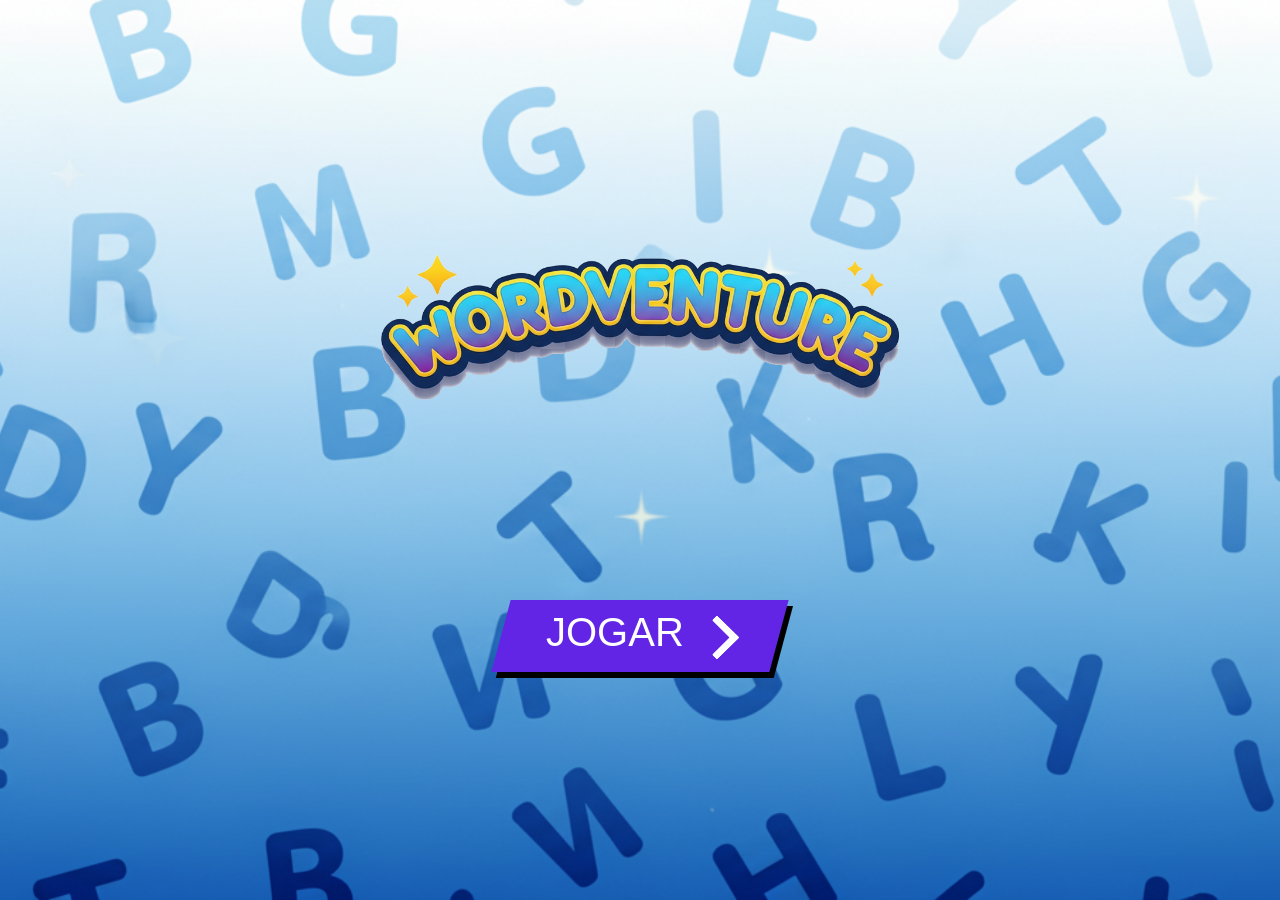
<file: index.html>
<!DOCTYPE html>
<html lang="pt-br">
<head>
    <meta charset="UTF-8">
    <meta name="viewport" content="width=device-width, initial-scale=1.0">
    <title>Wordventure</title>
    <link rel="stylesheet" href="intro.css">



  </head>
<body>


<div style="display: flex; justify-content: center; align-items: center;">
<img src="img/logo.png" alt="Wordventure" class="logo">
</div>



<div class="wrapper">
  <a  class="cta" href="fase1.html">
    <span>JOGAR</span>

    <span>
      <svg width="66px" height="43px" viewBox="0 0 66 43" version="1.1" xmlns="http://www.w3.org/2000/svg" xmlns:xlink="http://www.w3.org/1999/xlink">
        <g id="arrow" stroke="none" stroke-width="1" fill="none" fill-rule="evenodd">
          <path class="one" d="M40.1543933,3.89485454 L43.9763149,0.139296592 C44.1708311,-0.0518420739 44.4826329,-0.0518571125 44.6771675,0.139262789 L65.6916134,20.7848311 C66.0855801,21.1718824 66.0911863,21.8050225 65.704135,22.1989893 C65.7000188,22.2031791 65.6958657,22.2073326 65.6916762,22.2114492 L44.677098,42.8607841 C44.4825957,43.0519059 44.1708242,43.0519358 43.9762853,42.8608513 L40.1545186,39.1069479 C39.9575152,38.9134427 39.9546793,38.5968729 40.1481845,38.3998695 C40.1502893,38.3977268 40.1524132,38.395603 40.1545562,38.3934985 L56.9937789,21.8567812 C57.1908028,21.6632968 57.193672,21.3467273 57.0001876,21.1497035 C56.9980647,21.1475418 56.9959223,21.1453995 56.9937605,21.1432767 L40.1545208,4.60825197 C39.9574869,4.41477773 39.9546013,4.09820839 40.1480756,3.90117456 C40.1501626,3.89904911 40.1522686,3.89694235 40.1543933,3.89485454 Z" fill="#FFFFFF"></path>
          <path class="two" d="M20.1543933,3.89485454 L23.9763149,0.139296592 C24.1708311,-0.0518420739 24.4826329,-0.0518571125 24.6771675,0.139262789 L45.6916134,20.7848311 C46.0855801,21.1718824 46.0911863,21.8050225 45.704135,22.1989893 C45.7000188,22.2031791 45.6958657,22.2073326 45.6916762,22.2114492 L24.677098,42.8607841 C24.4825957,43.0519059 24.1708242,43.0519358 23.9762853,42.8608513 L20.1545186,39.1069479 C19.9575152,38.9134427 19.9546793,38.5968729 20.1481845,38.3998695 C20.1502893,38.3977268 20.1524132,38.395603 20.1545562,38.3934985 L36.9937789,21.8567812 C37.1908028,21.6632968 37.193672,21.3467273 37.0001876,21.1497035 C36.9980647,21.1475418 36.9959223,21.1453995 36.9937605,21.1432767 L20.1545208,4.60825197 C19.9574869,4.41477773 19.9546013,4.09820839 20.1480756,3.90117456 C20.1501626,3.89904911 20.1522686,3.89694235 20.1543933,3.89485454 Z" fill="#FFFFFF"></path>
          <path class="three" d="M0.154393339,3.89485454 L3.97631488,0.139296592 C4.17083111,-0.0518420739 4.48263286,-0.0518571125 4.67716753,0.139262789 L25.6916134,20.7848311 C26.0855801,21.1718824 26.0911863,21.8050225 25.704135,22.1989893 C25.7000188,22.2031791 25.6958657,22.2073326 25.6916762,22.2114492 L4.67709797,42.8607841 C4.48259567,43.0519059 4.17082418,43.0519358 3.97628526,42.8608513 L0.154518591,39.1069479 C-0.0424848215,38.9134427 -0.0453206733,38.5968729 0.148184538,38.3998695 C0.150289256,38.3977268 0.152413239,38.395603 0.154556228,38.3934985 L16.9937789,21.8567812 C17.1908028,21.6632968 17.193672,21.3467273 17.0001876,21.1497035 C16.9980647,21.1475418 16.9959223,21.1453995 16.9937605,21.1432767 L0.15452076,4.60825197 C-0.0425130651,4.41477773 -0.0453986756,4.09820839 0.148075568,3.90117456 C0.150162624,3.89904911 0.152268631,3.89694235 0.154393339,3.89485454 Z" fill="#FFFFFF"></path>
        </g>
      </svg>
    </span> 
  </a>
</div>




</body>
</html>
</file>
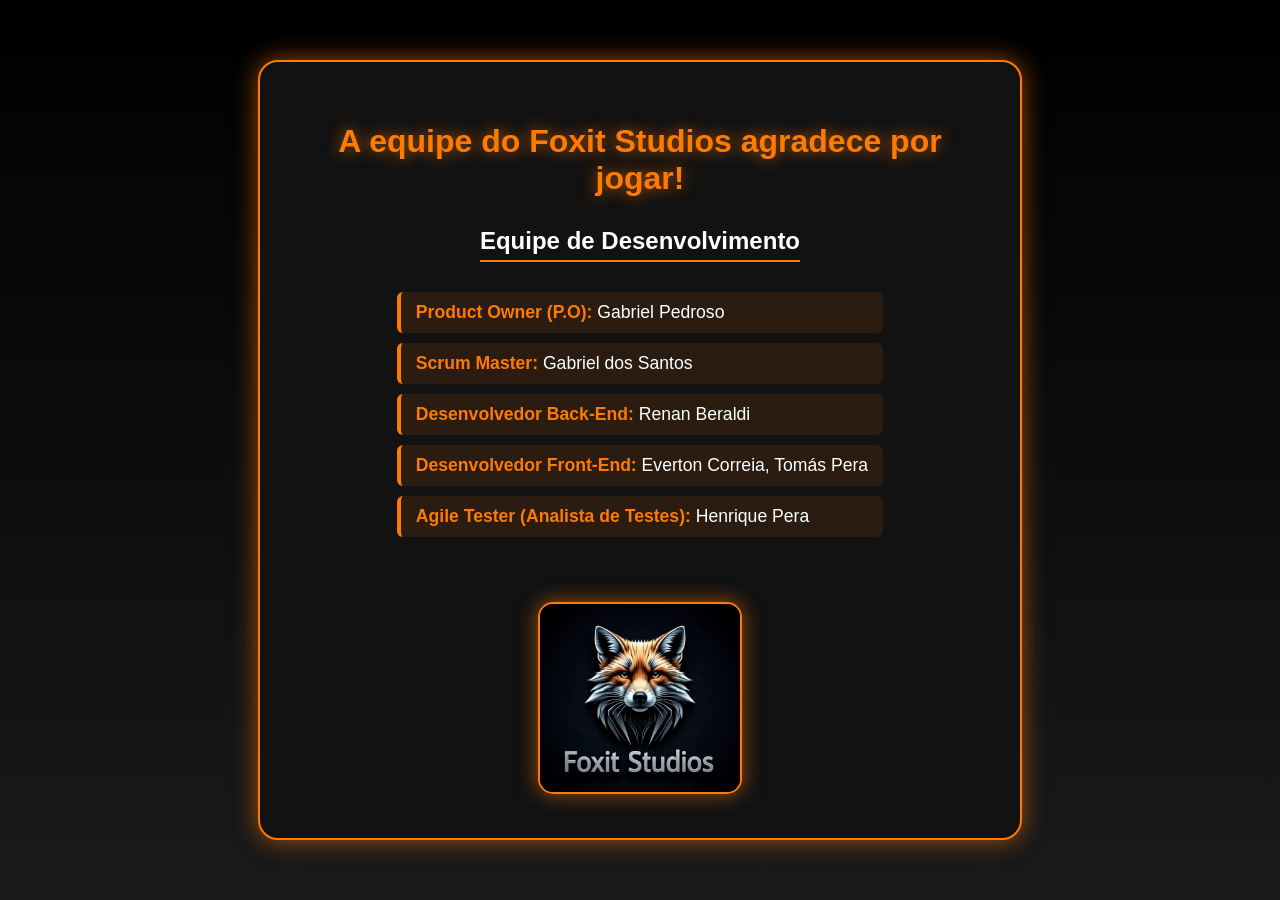
<file: creditos.html>
<!DOCTYPE html>
<html lang="pt-BR">
<head>
  <meta charset="UTF-8">
  <meta name="viewport" content="width=device-width, initial-scale=1.0">
  <title>Créditos - Wordventure</title>
  <link rel="stylesheet" href="creditos.css">
</head>
<body>
  <div class="container">
    <h1>A equipe do Foxit Studios agradece por jogar!</h1>
    <h2>Equipe de Desenvolvimento</h2>
    
    <ul class="team-list">
      <li><strong>Product Owner (P.O):</strong> Gabriel Pedroso</li>
      <li><strong>Scrum Master:</strong> Gabriel dos Santos</li>
      <li><strong>Desenvolvedor Back-End:</strong> Renan Beraldi</li>
      <li><strong>Desenvolvedor Front-End:</strong> Everton Correia, Tomás Pera</li>
      <li><strong>Agile Tester (Analista de Testes):</strong> Henrique Pera</li>
    </ul>

    <div class="logo-container">
      <img src="imgfase5/Foxit_logo.jpg">
    </div>
  </div>
</body>
</html>
</file>
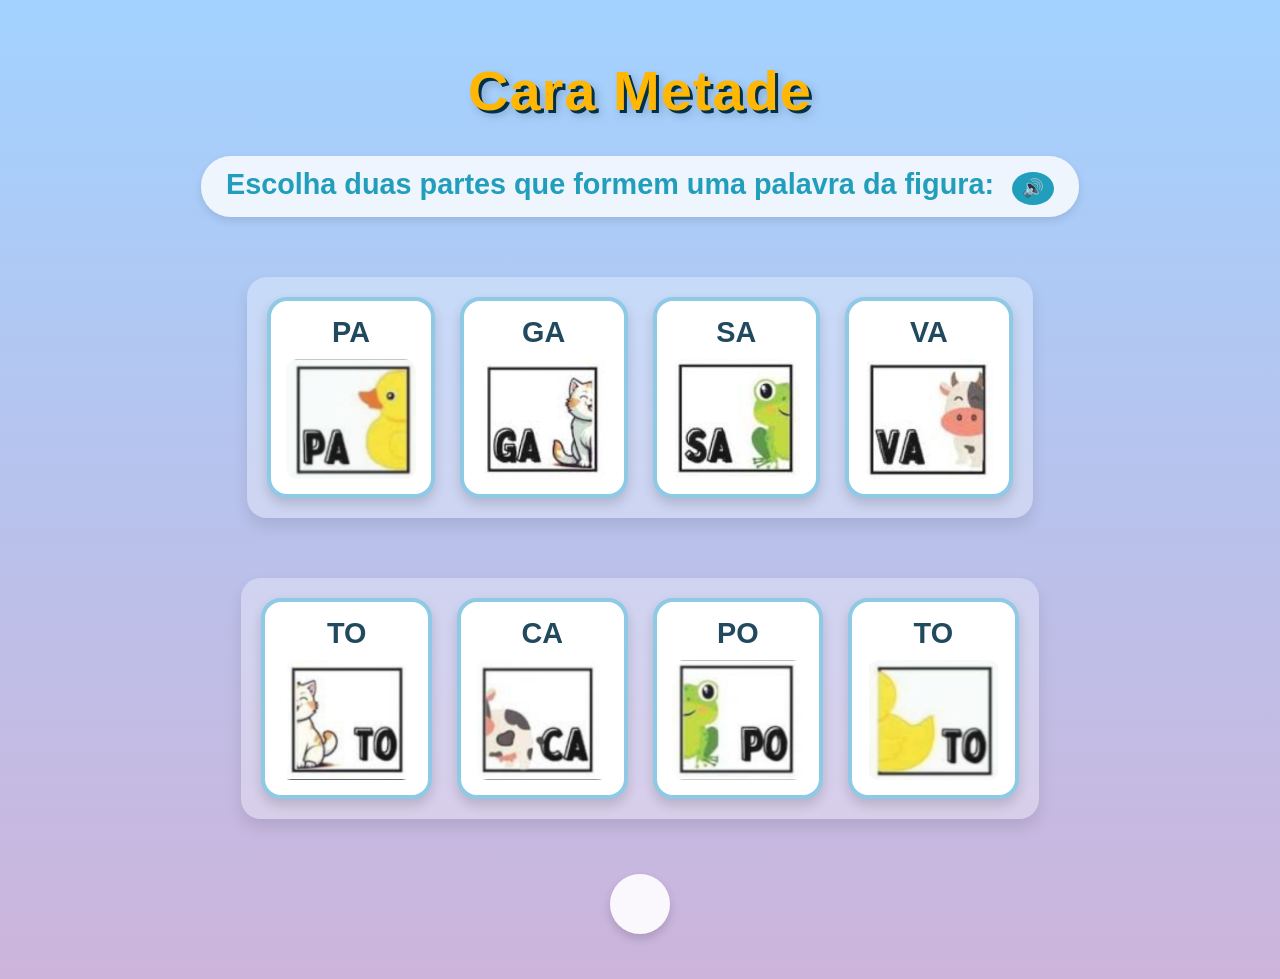
<file: fase1.html>
<!DOCTYPE html>
<html lang="pt-br">
<head>
  <meta charset="UTF-8">
  <meta name="viewport" content="width=device-width, initial-scale=1.0">
  <title>Cara Metade</title>
  <link rel="stylesheet" href="fase1.css">
</head>
<body>

  <h1> Cara Metade</h1>

  <h2 id="enunciado">
  Escolha duas partes que formem uma palavra da figura:
  <button id="btnFalar" class="btn-falar" onclick="lerEnunciado()" title="Ouvir enunciado">🔊</button>
</h2>


  <div class="grid">
    <!-- Primeiras partes -->
   <div class="card" onclick="selectCard(this)" data-part="PA" data-word="PATO">
  PA <img src="imgfase1/imagespato1.jpg">
</div>
   <div class="card" onclick="selectCard(this)" data-part="GA" data-word="GATO">
  GA <img src="imgfase1/imagesgato1.jpg">
</div>
    <div class="card" onclick="selectCard(this)" data-part="SA">SA <img src="imgfase1/imagessapo1.jpg"></div>
    <div class="card" onclick="selectCard(this)" data-part="VA">VA <img src="imgfase1/imagesvaca1.jpg"></div>
  </div>

  <div class="grid">
    <!-- Segundas partes -->
    <div class="card" onclick="selectCard(this)" data-part="TO" data-word="GATO">
  TO <img src="imgfase1/imagesgato2.jpg">
</div>
    <div class="card" onclick="selectCard(this)" data-part="CA">CA <img src="imgfase1/imagesvaca2.jpg"></div>
    <div class="card" onclick="selectCard(this)" data-part="PO">PO <img src="imgfase1/imagessapo2.jpg"></div>
    <div class="card" onclick="selectCard(this)" data-part="TO" data-word="PATO">
  TO <img src="imgfase1/imagespato2.jpg">
  </div>
  </div>

  <p id="result" class="result-message"></p>

  <!--Botão para próxima fase>-->
  <a id="next-phase-btn" href="fase2.html" style="display: none;" class="next-phase-button">
    Próxima Fase
  </a>

  <script src="fase1.js"></script>
</body>
</html>
</file>
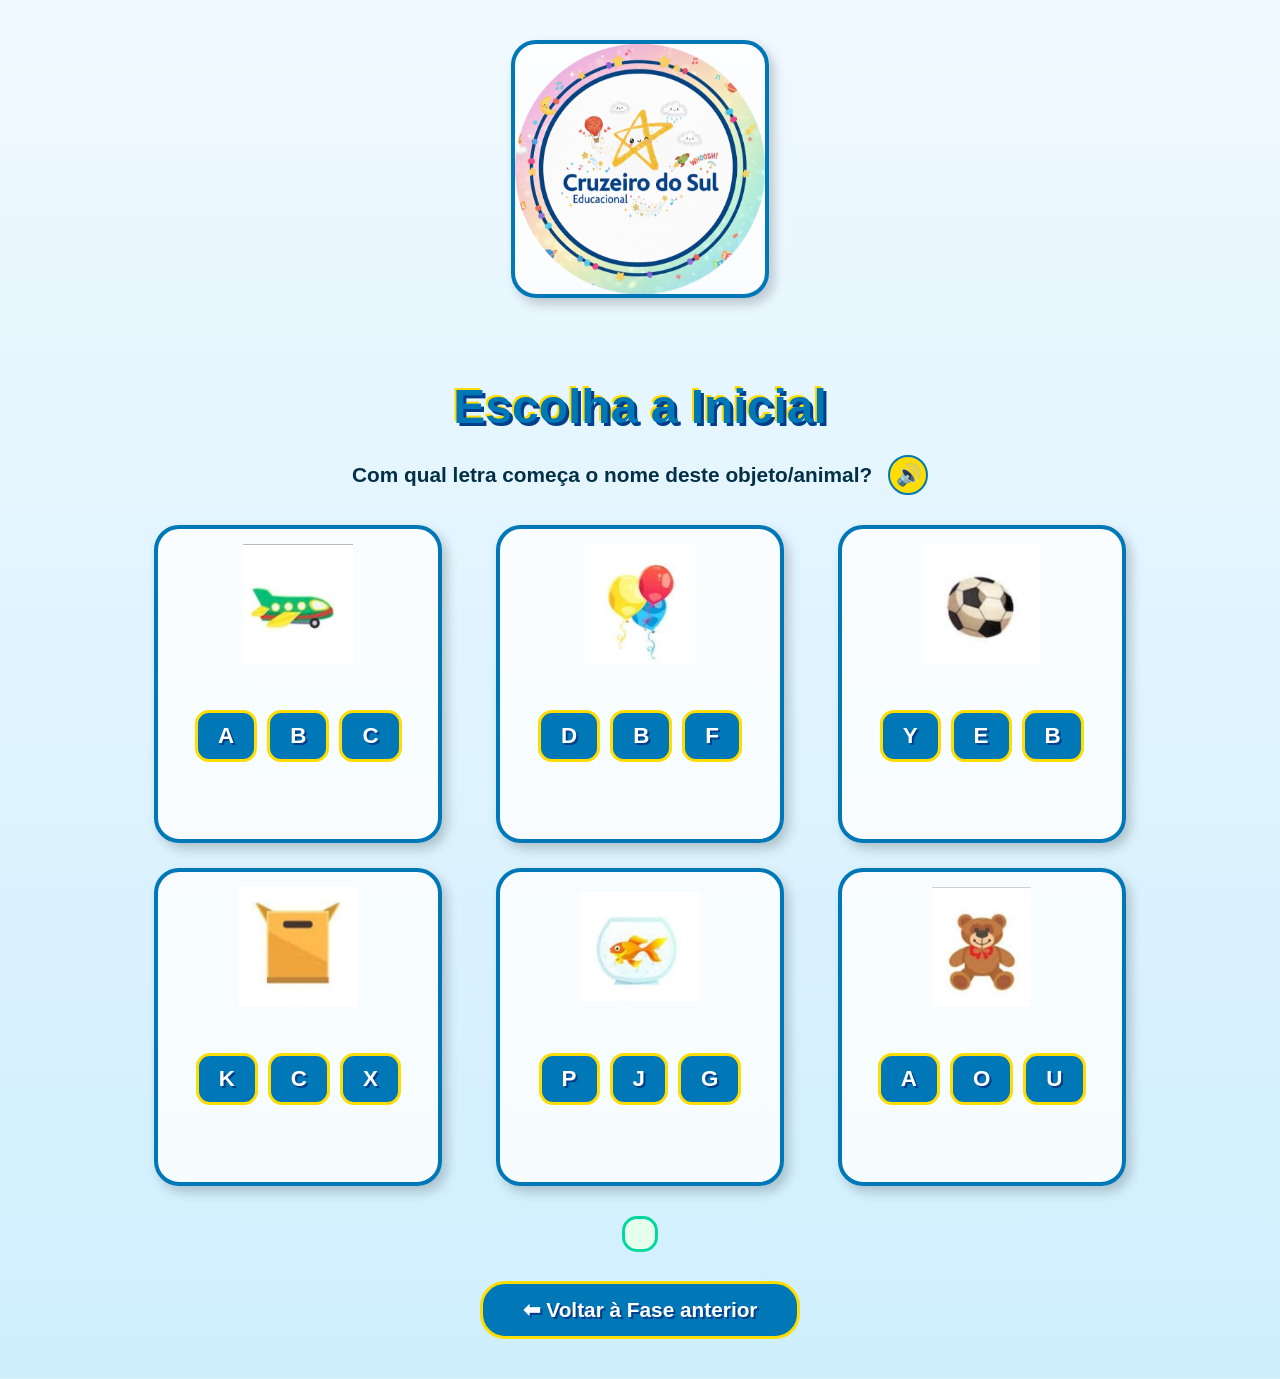
<file: fase2.html>
<!DOCTYPE html>
<html lang="pt-BR">
<head>
  <meta charset="UTF-8" />
  <meta name="viewport" content="width=device-width, initial-scale=1.0"/>
  <title>Escolha a Inicial</title>
  <link rel="stylesheet" href="fase2.css" />
</head>
<body>
  <div class="container">
    <div class="logo-container" style="position: relative; display: inline-block; margin-bottom: 30px;">
      <img src="imgfase2/logocruzeiro.png" alt="Logo Cruzeiro" class="logo-cruzeiro" id="logo-cruzeiro" />
      <div class="stars-container" id="stars-container"></div>
    </div>
    <h1>Escolha a Inicial</h1>
    <p class="question-text">
  Com qual letra começa o nome deste objeto/animal?
  <button id="ler-enunciado" class="sound-btn">🔊</button>
</p>

<div id="image-grid" class="grid"></div>

<div id="score" class="hidden"></div>

<!-- Botões de navegação -->
<div class="buttons-container">
  <button id="back-phase-button" class="nav-btn">⬅ Voltar à Fase anterior</button>
  <button id="next-phase-button" class="hidden nav-btn">Próxima Fase ➡</button>
</div>

  <script src="fase2.js"></script>
</body>
</html>
</file>
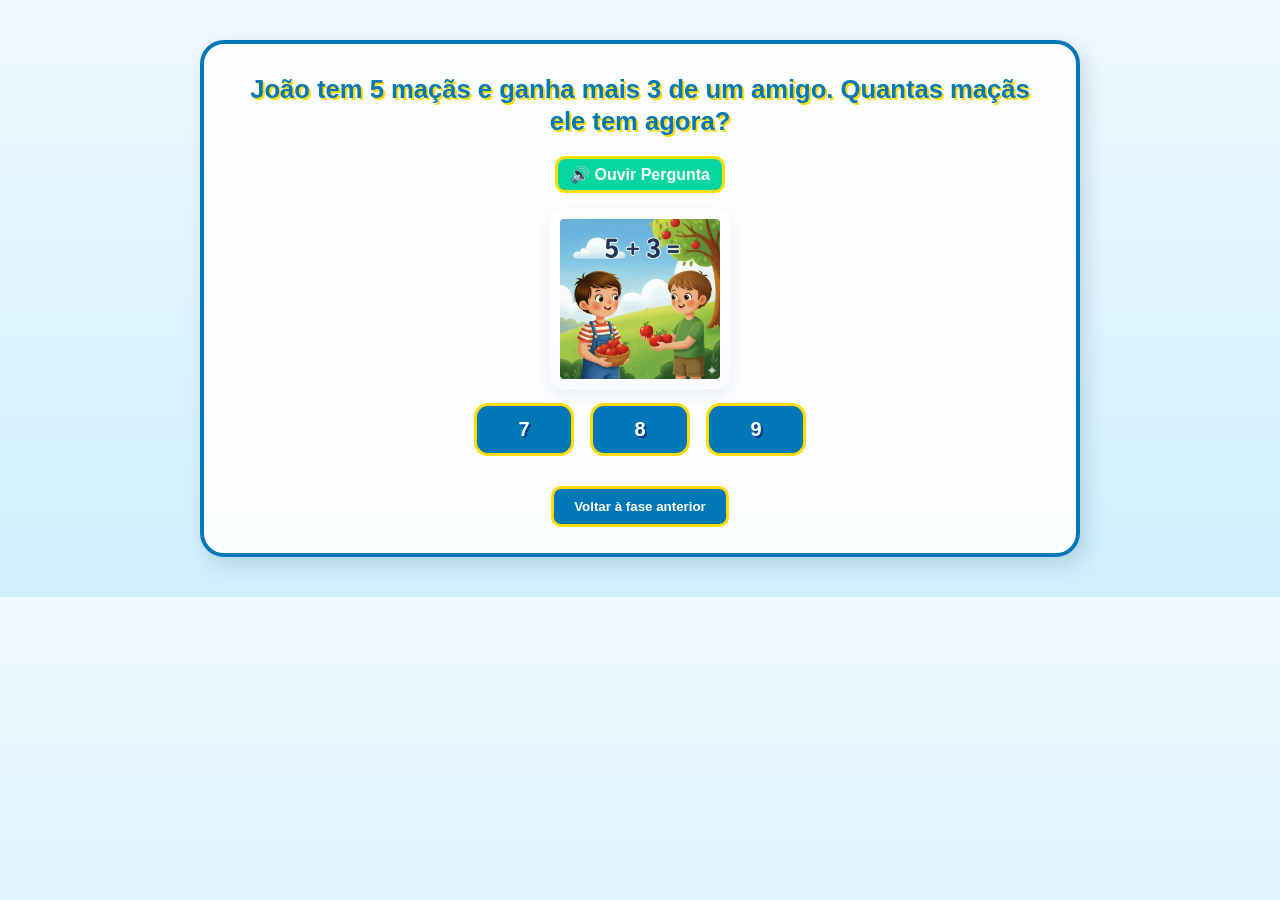
<file: fase3.html>
<!DOCTYPE html>
<html lang="pt-BR">
<head>
  <meta charset="UTF-8" />
  <meta name="viewport" content="width=device-width, initial-scale=1.0" />
  <title>Problemas Matemáticos</title>
  <link rel="stylesheet" href="fase3.css" />
</head>
<body>
  <div id="quiz-container">
    <p id="question-text"></p>
    <button id="ler-btn">🔊 Ouvir Pergunta</button>
    <img id="question-image" src="" alt="Imagem do problema" />
    <div id="answer-options"></div>
    <p id="explanation-text" style="display: none; font-style: italic; margin-top: 20px;"></p>
    <button id="next-btn" style="display: none;">Próxima</button>

    <!-- Botão de voltar movido para o final -->
    <button id="voltar-btn">Voltar à fase anterior</button>
  </div>

  <div id="result-container" style="display: none;">
    <h2>Fim do Jogo!</h2>
    <p>Você acertou <span id="score"></span> de <span id="total"></span> perguntas!</p>
    <button id="next-phase-btn" onclick="window.location.href='fase4.html'">Próxima Fase</button>
    <button id="bonus-btn" style="display: none;" onclick="window.location.href='fasebonus.html'">Fase Bônus</button>
  </div>

  <script src="fase3.js"></script>
</body>
</html>
</file>
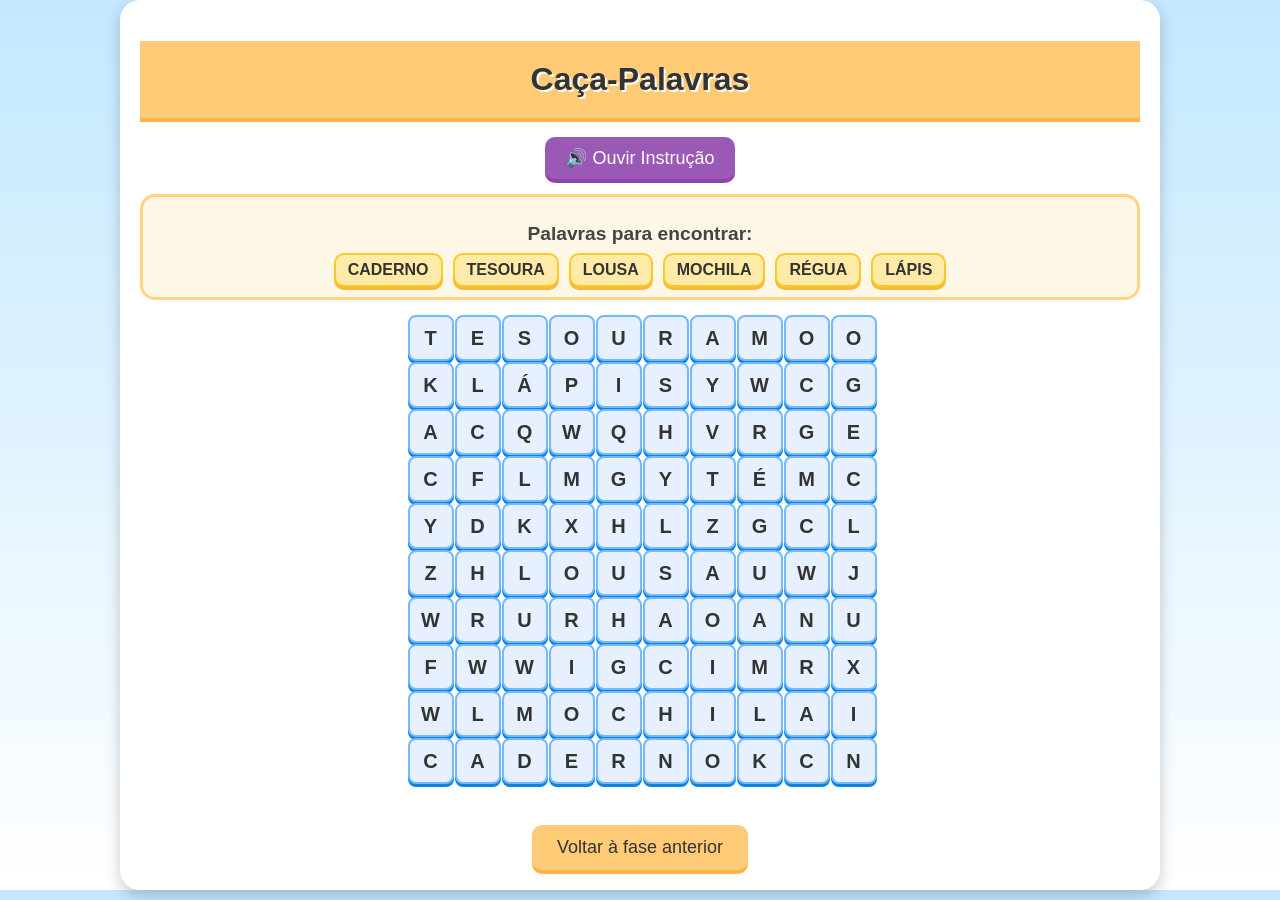
<file: fase5.html>
<!DOCTYPE html>
<html lang="pt-BR">
<head>
  <meta charset="UTF-8" />
  <meta name="viewport" content="width=device-width, initial-scale=1.0"/>
  <title>Caça-Palavras</title>
  <link rel="stylesheet" href="fase5.css" />
</head>
<body>
  <div class="container">
    <h1>Caça-Palavras</h1>
    <button id="ouvir" class="voice-button">🔊 Ouvir Instrução</button>

    <div class="word-list">
      <h2>Palavras para encontrar:</h2>
      <ul id="words-to-find"></ul>
    </div>

    <div id="grid" class="grid"></div>

    <div id="message" class="message"></div>
    <div id="found-info" class="found-info"></div>

    <button id="finish-button" class="finish-button" style="display: none;">
      Finalizar Jogo
    </button>

    <!-- Botão de voltar -->
    <button id="voltar" class="back-button">Voltar à fase anterior</button>
  </div>

  <!-- Sons -->
  <audio id="som-acerto" src="sons/acerto.mp3"></audio>
  <audio id="som-erro" src="sons/erro.mp3"></audio>
  <audio id="som-vitoria" src="sons/vitoria.mp3"></audio>

  <script src="fase5.js"></script>
</body>
</html>
</file>
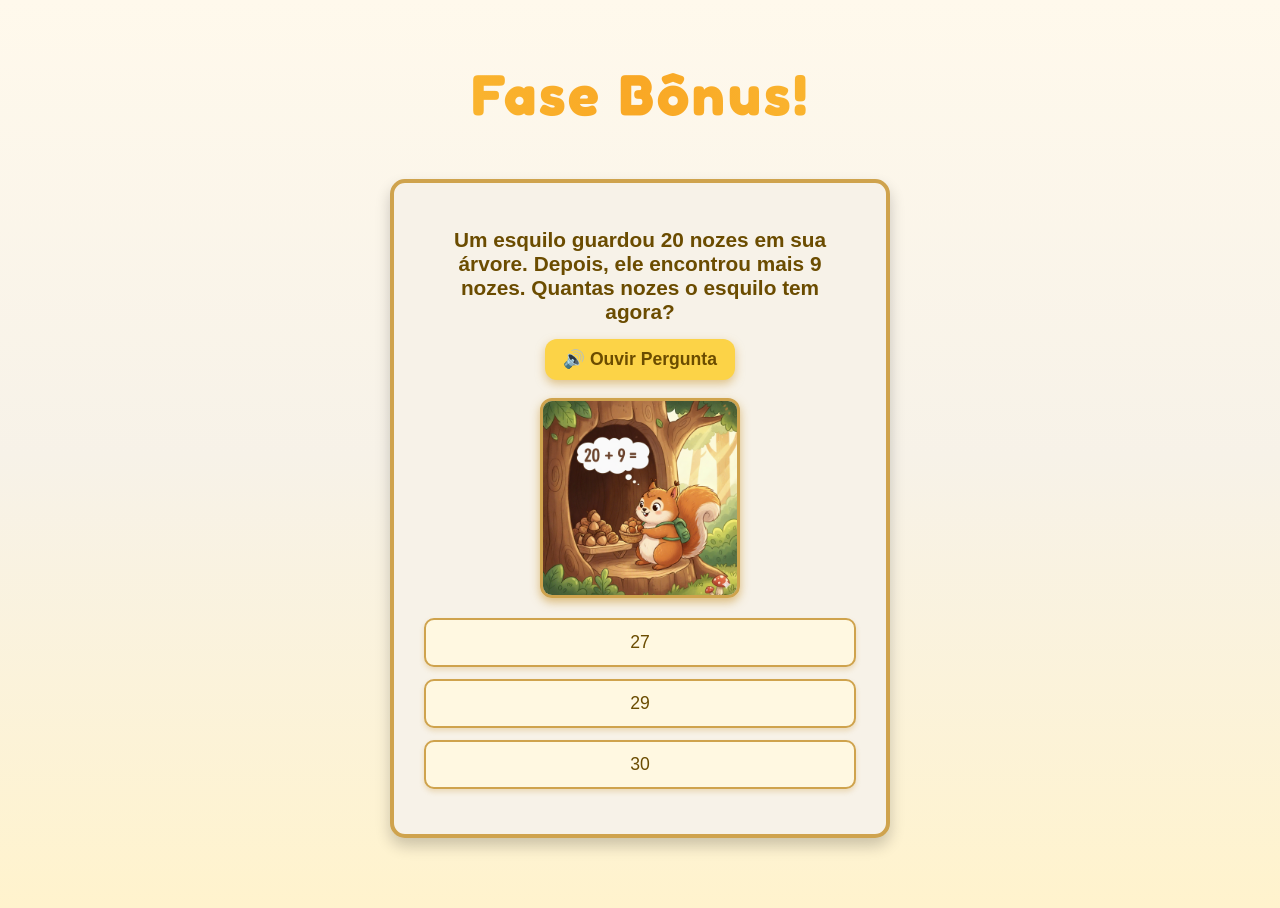
<file: fasebonus.html>
<!DOCTYPE html>
<html lang="pt-BR">
<head>
  <meta charset="UTF-8" />
  <meta name="viewport" content="width=device-width, initial-scale=1.0" />
  <link href="https://fonts.googleapis.com/css2?family=Fredoka+One&display=swap" rel="stylesheet">
  <title>Fase Bônus</title>
  <link rel="stylesheet" href="fasebonus.css" />
</head>
<body>
  <h1 id="fasebonus-title">Fase Bônus!</h1>

  <div id="quiz-container">
    <p id="question-text"></p>
    <button id="speak-btn">🔊 Ouvir Pergunta</button>
    <img id="question-image" src="" alt="Imagem do problema" />
    <div id="answer-options"></div>
    <p id="explanation-text" style="display: none; font-style: italic; margin-top: 20px;"></p>
    <button id="next-btn" style="display: none;">Próxima Fase</button>
  </div>

  <script src="fasebonus.js"></script>
</body>
</html>
</file>
<file: intro.css>
body {
  /* Cor de fundo caso a imagem não carregue */
  background-color: #1a2a4c;

  /* Caminho do fundo */
  background-image: url('img/fundo3.png'); 

  /* Faz a imagem ocupar toda a tela */
  background-size: cover; 

  /* Impede repetição */
  background-repeat: no-repeat;

  /* Centraliza a imagem */
  background-position: center center;

  /* Fixa o fundo */
  background-attachment: fixed;

  /* Garante que o body ocupe a altura total */
  min-height: 100vh;

  /* Remove margens e preenchimentos padrão */
  margin: 0;
  padding: 0;


  
}

.container {
  display: flex;
  justify-content: center; /* Centraliza horizontalmente */
  align-items: center;     /* Centraliza verticalmente */
  height: 100vh;           /* Ocupa a altura total da tela */
}

.logo {
width: 600px; /* ou qualquer valor maior */
  height: auto;  /* responsiva */
}

.botao {
  margin: 10px;
  padding: 10px 20px;
  font-size: 18px;
  cursor: pointer;
}


@import url('https://fonts.googleapis.com/css?family=Poppins:900i');

* {
  box-sizing: border-box;
}



.wrapper {
  display: flex;
  justify-content: center;
}

.cta {
    display: flex;
    padding: 10px 45px;
    text-decoration: none;
    font-family: 'Poppins', sans-serif;
    font-size: 40px;
    color: white;
    background: #6225E6;
    transition: 1s;
    box-shadow: 6px 6px 0 black;
    transform: skewX(-15deg);
}

.cta:focus {
   outline: none; 
}

.cta:hover {
    transition: 0.5s;
    box-shadow: 10px 10px 0 #FBC638;
}

.cta span:nth-child(2) {
    transition: 0.5s;
    margin-right: 0px;
}

.cta:hover  span:nth-child(2) {
    transition: 0.5s;
    margin-right: 45px;
}

  span {
    transform: skewX(15deg) 
  }

  span:nth-child(2) {
    width: 20px;
    margin-left: 30px;
    position: relative;
    top: 12%;
  }
  
/**************SVG****************/

path.one {
    transition: 0.4s;
    transform: translateX(-60%);
}

path.two {
    transition: 0.5s;
    transform: translateX(-30%);
}

.cta:hover path.three {
    animation: color_anim 1s infinite 0.2s;
}

.cta:hover path.one {
    transform: translateX(0%);
    animation: color_anim 1s infinite 0.6s;
}

.cta:hover path.two {
    transform: translateX(0%);
    animation: color_anim 1s infinite 0.4s;
}

/* SVG animations */

@keyframes color_anim {
    0% {
        fill: white;
    }
    50% {
        fill: #FBC638;
    }
    100% {
        fill: white;
    }
}
</file>
<file: creditos.css>
/* ===== ESTILO GERAL ===== */
body {
  font-family: "Poppins", Arial, sans-serif;
  background: linear-gradient(180deg, #000000, #1a1a1a);
  color: #fff;
  margin: 0;
  padding: 0;
  text-align: center;
  display: flex;
  justify-content: center;
  align-items: center;
  min-height: 100vh;
}

/* ===== CONTAINER ===== */
.container {
  background-color: #121212;
  border: 2px solid #ff7a00;
  border-radius: 20px;
  box-shadow: 0 0 25px rgba(255, 122, 0, 0.6);
  padding: 40px 30px;
  width: 90%;
  max-width: 700px;
  animation: fadeIn 1.2s ease;
}

/* ===== TÍTULOS ===== */
h1 {
  color: #ff7a00;
  font-size: 2em;
  margin-bottom: 10px;
  text-shadow: 0 0 15px rgba(255, 122, 0, 0.7);
}

h2 {
  color: #fff;
  font-size: 1.5em;
  margin-bottom: 20px;
  border-bottom: 2px solid #ff7a00;
  display: inline-block;
  padding-bottom: 5px;
}

/* ===== LISTA DA EQUIPE ===== */
.team-list {
  list-style: none;
  padding: 0;
  margin: 0 0 30px 0;
  text-align: left;
  display: inline-block;
}

.team-list li {
  background-color: rgba(255, 122, 0, 0.1);
  border-left: 4px solid #ff7a00;
  border-radius: 6px;
  padding: 10px 15px;
  margin: 10px 0;
  font-size: 1.1em;
  transition: background-color 0.3s, transform 0.2s;
}

.team-list li:hover {
  background-color: rgba(255, 122, 0, 0.25);
  transform: scale(1.03);
}

.team-list strong {
  color: #ff7a00;
}

/* ===== LOGO ===== */
.logo-container {
  margin-top: 25px;
}

.logo-container img {
  width: 200px;
  border-radius: 15px;
  border: 2px solid #ff7a00;
  box-shadow: 0 0 20px rgba(255, 122, 0, 0.6);
  transition: transform 0.3s, box-shadow 0.3s;
}

.logo-container img:hover {
  transform: scale(1.05);
  box-shadow: 0 0 30px rgba(255, 122, 0, 0.9);
}

/* ===== ANIMAÇÃO ===== */
@keyframes fadeIn {
  from {
    opacity: 0;
    transform: translateY(30px);
  }
  to {
    opacity: 1;
    transform: translateY(0);
  }
}

/* ===== RESPONSIVIDADE ===== */
@media (max-width: 600px) {
  h1 {
    font-size: 1.6em;
  }

  h2 {
    font-size: 1.2em;
  }

  .team-list li {
    font-size: 1em;
  }

  .logo-container img {
    width: 150px;
  }
}
</file>
<file: fase1.css>
:root {
    --primary: #ffb703;
    --primary-dark: #023047;
    --secondary: #219ebc;
    --accent: #ff006e;
    --accent-light: #fb5607;
    --background-light: #a2d2ff;
    --background-dark: #cdb4db;
    --card-bg: #ffffff;
    --card-border: #8ecae6;
    --text-dark: #333;
    --text-light: #ffffff;
    --success: #2a9d8f;
    --error: #e63946;
    --selection: #3a86ff;
  }


  body {
    font-family: "Comic Sans MS", "Poppins", sans-serif;
    background: linear-gradient(180deg, var(--background-light), var(--background-dark));
    text-align: center;
    margin: 0;
    padding: 20px;
    color: var(--text-dark);
    min-height: 100vh;
    display: flex;
    flex-direction: column;
    align-items: center;
    justify-content: center;
  }


  h1 {
    font-size: 3.5rem;
    color: var(--primary);
    text-shadow: 3px 3px var(--primary-dark),
                 5px 5px 10px rgba(0, 0, 0, 0.2);
    margin-bottom: 10px;
    letter-spacing: 1px;
    animation: bounce 2s infinite ease-in-out;
  }

  h2 {
    font-size: 1.8rem;
    color: var(--secondary);
    margin-bottom: 30px;
    background-color: rgba(255, 255, 255, 0.8);
    padding: 12px 25px;
    border-radius: 30px;
    box-shadow: 0 4px 8px rgba(0, 0, 0, 0.1);
    max-width: 80%;
  }


  .container {
    width: 100%;
    max-width: 1000px;
    margin: 0 auto;
  }


  .grid {
    display: grid;
    grid-template-columns: repeat(4, 1fr);
    gap: 25px;
    justify-content: center;
    margin: 30px auto;
    padding: 20px;
    background-color: rgba(255, 255, 255, 0.3);
    border-radius: 20px;
    box-shadow: 0 8px 16px rgba(0, 0, 0, 0.1);
  }

  .card {
    background: var(--card-bg);
    border: 4px solid var(--card-border);
    border-radius: 20px;
    box-shadow: 0 6px 12px rgba(0, 0, 0, 0.15);
    padding: 15px;
    cursor: pointer;
    transition: all 0.3s ease;
    font-size: 1.8rem;
    font-weight: bold;
    color: var(--primary-dark);
    display: flex;
    flex-direction: column;
    align-items: center;
    justify-content: center;
    position: relative;
    overflow: hidden;
  }

  .card:hover {
    transform: translateY(-8px) rotate(2deg);
    box-shadow: 0 12px 20px rgba(0, 0, 0, 0.25);
  }

  .card:active {
    transform: scale(0.97);
  }

  .card img {
    width: 100%;
    max-height: 120px;
    object-fit: contain;
    border-radius: 12px;
    margin-top: 10px;
    transition: transform 0.3s ease;
  }

  .card:hover img {
    transform: scale(1.1);
  }

  .card::after {
    content: '';
    position: absolute;
    top: -50%;
    left: -50%;
    width: 200%;
    height: 200%;
    background: linear-gradient(
      to bottom right,
      rgba(255, 255, 255, 0.2),
      rgba(255, 255, 255, 0)
    );
    transform: rotate(30deg);
    pointer-events: none;
  }

  .card.selected {
    border: 4px solid var(--selection);
    box-shadow: 0 0 15px var(--selection);
  }

  .card.correct {
    border: 4px solid var(--success);
    box-shadow: 0 0 15px var(--success);
  }

  .card.incorrect {
    border: 4px solid var(--error);
    box-shadow: 0 0 15px var(--error);
  }

  .result-message {
    font-size: 1.6rem;
    font-weight: bold;
    margin: 25px 0;
    padding: 15px 30px;
    border-radius: 50px;
    background-color: rgba(255, 255, 255, 0.9);
    box-shadow: 0 5px 10px rgba(0, 0, 0, 0.15);
    min-height: 30px;
    max-width: 600px;
    animation: popIn 0.5s ease-out;
  }

  .result-message.success {
    color: var(--success);
    border: 3px solid var(--success);
  }

  .result-message.error {
    color: var(--error);
    border: 3px solid var(--error);
  }

  .next-phase-button {
    display: inline-block;
    margin-top: 25px;
    padding: 16px 35px;
    font-size: 1.6rem;
    font-weight: bold;
    color: var(--text-light);
    background: linear-gradient(90deg, var(--accent), var(--accent-light));
    border-radius: 50px;
    text-decoration: none;
    box-shadow: 0 6px 12px rgba(0, 0, 0, 0.25);
    transition: all 0.3s ease;
    border: 3px solid rgba(255, 255, 255, 0.5);
    position: relative;
    overflow: hidden;
  }

  .next-phase-button:hover {
    transform: translateY(-5px) scale(1.05);
    box-shadow: 0 10px 18px rgba(0, 0, 0, 0.3);
    background: linear-gradient(90deg, var(--accent-light), var(--accent));
  }

  .next-phase-button:active {
    transform: scale(0.98);
  }

  .next-phase-button::after {
    content: '→';
    margin-left: 10px;
    transition: transform 0.3s ease;
  }

  .next-phase-button:hover::after {
    transform: translateX(5px);
  }

  @keyframes bounce {
    0%, 100% {
      transform: translateY(0);
    }
    50% {
      transform: translateY(-10px);
    }
  }

  @keyframes popIn {
    0% {
      transform: scale(0.8);
      opacity: 0;
    }
    100% {
      transform: scale(1);
      opacity: 1;
    }
  }

  @keyframes pulse {
    0%, 100% {
      transform: scale(1);
    }
    50% {
      transform: scale(1.05);
    }
  }

  @media (max-width: 900px) {
    .grid {
      grid-template-columns: repeat(2, 1fr);
      gap: 20px;
    }
    
    h1 {
      font-size: 2.8rem;
    }
    
    h2 {
      font-size: 1.5rem;
    }
  }

  @media (max-width: 500px) {
    .grid {
      grid-template-columns: 1fr;
      gap: 15px;
    }
    
    h1 {
      font-size: 2.2rem;
    }
    
    h2 {
      font-size: 1.2rem;
      padding: 10px 20px;
    }
    
    .card {
      font-size: 1.5rem;
      padding: 12px;
    }
    
    .next-phase-button {
      font-size: 1.3rem;
      padding: 14px 25px;
    }
  }

  /* Botão de áudio pequeno ao lado do enunciado */
.btn-falar {
  background: var(--secondary);
  color: var(--text-light);
  border: none;
  border-radius: 50%;
  cursor: pointer;
  font-size: 1.1rem;
  margin-left: 10px;
  padding: 6px 10px;
  transition: background 0.3s ease, transform 0.2s ease;
}

.btn-falar:hover {
  background: var(--accent);
  transform: scale(1.1);
}

.btn-falar:active {
  transform: scale(0.95);
}
</file>
<file: fase2.css>
/* ======== Estilos Gerais ======== */
body {
  font-family: "Comic Sans MS", "Poppins", sans-serif;
  background: linear-gradient(180deg, #f0f9ff, #cfeffd);
  background-size: cover;
  background-repeat: no-repeat;
  background-position: center;
  text-align: center;
  margin: 0;
  padding: 20px;
  color: #333;
}

/* ======== Container Principal ======== */
.container {
  max-width: 1000px;
  margin: auto;
  padding: 20px;
}

/* ======== Título Principal ======== */
h1 {
  font-size: 3rem;
  font-weight: bold;
  color: #0077b6;
  text-shadow: 
    3px 3px 0px #023e8a,
    -2px -2px 0px #ffdd00;
  margin-bottom: 10px;
}

.question-text {
  font-size: 1.3rem;
  margin-bottom: 20px;
  font-weight: bold;
  color: #023047;
}

/* ======== Grid das Imagens (3x2) ======== */
.grid {
  display: grid;
  grid-template-columns: repeat(3, 1fr); /* sempre 3 colunas */
  grid-template-rows: repeat(2, auto);   /* sempre 2 linhas */
  gap: 25px;
  justify-items: center;
  margin-top: 30px;
}

/* ======== Card ======== */
.card {
  background: #ffffffcc;
  border: 4px solid #0077b6;
  border-radius: 25px;
  padding: 15px;
  width: 250px;
  height: 280px;
  box-shadow: 5px 6px 12px rgba(0, 0, 0, 0.2);
  transition: transform 0.25s ease-in-out;
  display: flex;
  flex-direction: column;
  align-items: center;
  justify-content: space-between;
}

.card:hover {
  transform: scale(1.05) rotate(1deg);
}

/* ======== Imagens ======== */
.card img {
  width: 120px;
  height: 120px;
  object-fit: contain;
  margin-bottom: 10px;
  transition: transform 0.3s;
}

.card img:hover {
  transform: scale(1.1) rotate(-3deg);
}

/* ======== Botões ======== */
.options {
  display: flex;
  justify-content: center;
  gap: 10px;
  flex-wrap: wrap;
}

.option {
  font-size: 1.4rem;
  background: #0077b6;
  border: 3px solid #ffdd00;
  color: #fff;
  padding: 10px 20px;
  border-radius: 14px;
  cursor: pointer;
  transition: 0.2s;
  font-weight: bold;
  text-shadow: 2px 2px 0px #023e8a;
}

.option:hover {
  background: #0096c7;
  transform: scale(1.1);
}

.option.correct {
  background: #06d6a0;
  border-color: #04a777;
  color: #023047;
}

.option.wrong {
  background: #ef476f;
  border-color: #9d0208;
  color: #fff;
}

/* ======== Feedback ======== */

/* ======== Feedback (ajustado para sobrescrever o estilo inline) ======== */
.feedback {
  font-weight: bold;
  margin-top: 5px;
  font-size: 1rem;
  color: #444; /* fallback caso o JS ainda defina cor antes de adicionar classes */
}

/* verde para "Acertou!" (sobrescreve inline) */
.feedback.correct {
  color: #06d6a0 !important;
  /* animação rápida de "pop" para dar feedback */
  animation: popGreen 420ms ease;
}

/* vermelho para mensagem de erro (sobrescreve inline) */
.feedback.wrong {
  color: #d62828 !important;
  /* animação rápida de "shake" para enfatizar o erro */
  animation: shakeRed 420ms ease;
}

/* ======= Animações pequenas (opcional, só pra ficar mais interativo) ======= */
@keyframes popGreen {
  0%   { transform: scale(0.92); opacity: 0; }
  60%  { transform: scale(1.08); opacity: 1; }
  100% { transform: scale(1); }
}

@keyframes shakeRed {
  0%   { transform: translateX(0); }
  20%  { transform: translateX(-6px); }
  40%  { transform: translateX(6px); }
  60%  { transform: translateX(-4px); }
  80%  { transform: translateX(4px); }
  100% { transform: translateX(0); }
}



/* ======== Resultado e Próxima Fase ======== */

#score {
  margin-top: 30px;
  font-size: 1.4rem;
  background: #e6ffed;           /* fundo verde claro */
  border: 3px solid #06d6a0;     /* verde mais forte */
  color: #065f46;                /* texto verde escuro */
  padding: 15px;
  border-radius: 15px;
  display: inline-block;
  font-weight: bold;
}


#next-phase-button {
  margin-top: 20px;
  font-size: 1.3rem;
  background: #0077b6;
  color: white;
  border: 3px solid #ffdd00;
  padding: 14px 30px;
  border-radius: 20px;
  cursor: pointer;
  font-weight: bold;
  transition: 0.2s;
  text-shadow: 2px 2px #023e8a;
}

#next-phase-button:hover {
  background: #0096c7;
  transform: scale(1.05);
}

/* ======== Classe Utilitária ======== */
.hidden {
  display: none;
}


.logo-cruzeiro {
  width: 250px;           /* tamanho maior */
  height: auto;
  margin-bottom: 15px;
  display: block;         /* para centralizar */
  margin-left: auto;
  margin-right: auto;

 
  border: 4px solid #0077b6;
  border-radius: 25px;

 
  background: #ffffffcc;

  box-shadow: 5px 6px 12px rgba(0, 0, 0, 0.2);

  transition: transform 0.25s ease-in-out;
}


.logo-cruzeiro:hover {
  transform: scale(1.05) rotate(1deg);
  cursor: default; 
}

/* Container das estrelas, sobre a imagem */
.stars-container {
  position: absolute;
  top: 0;
  left: 0;
  width: 100vw;     /* agora pega largura da tela inteira */
  height: 100vh;    /* e altura inteira */
  pointer-events: none;
  overflow: visible;
  z-index: 1000;
}

/* Estrelas (partículas) */
.star {
  position: absolute;
  width: 14px;
  height: 14px;
  background: gold;
  clip-path: polygon(
    50% 0%, 61% 35%, 98% 35%, 
    68% 57%, 79% 91%, 50% 70%, 
    21% 91%, 32% 57%, 2% 35%, 39% 35%
  );
  opacity: 1;
  animation: star-move 1800ms ease-out forwards;
  box-shadow: 0 0 6px 2px gold;
  transform-origin: center;
  z-index: 1000;
}

@keyframes star-move {
  0% {
    transform: translate(0, 0) scale(1);
    opacity: 1;
  }
  80% {
    opacity: 1; /* permanece visível até perto do fim */
  }
  100% {
    transform: translate(var(--x), var(--y)) scale(1.1);
    opacity: 0;
  }
}



.logo-container {
  position: relative;
  display: inline-block;
  z-index: 1;
}

/* Botão de leitura do enunciado */
.sound-btn {
  font-size: 1.3rem;
  background: #ffdd00;
  border: 2px solid #0077b6;
  border-radius: 50%;
  width: 40px;
  height: 40px;
  margin-left: 10px;
  cursor: pointer;
  transition: transform 0.2s;
}

.sound-btn:hover {
  transform: scale(1.1);
  background: #ffee58;
}

/* Navegação entre fases */
.buttons-container {
  margin-top: 25px;
  display: flex;
  justify-content: center;
  gap: 20px;
}

/*Botões de navegação entre fases */
.buttons-container {
  margin-top: 25px;
  display: flex;
  justify-content: center;
  gap: 25px;
}

.nav-btn {
  font-size: 1.3rem;
  background: #0077b6;
  color: white;
  border: 3px solid #ffdd00;
  padding: 14px 40px; 
  border-radius: 25px;
  cursor: pointer;
  font-weight: bold;
  transition: all 0.2s ease;
  text-shadow: 2px 2px #023e8a;
  min-width: 220px; 
  text-align: center;
}

.nav-btn:hover {
  background: #0096c7;
  transform: scale(1.05);
}
</file>
<file: fase3.css>
:root {
  --blue: #0077b6;
  --blue-dark: #023e8a;
  --yellow: #ffdd00;
  --green: #06d6a0;
  --green-dark: #065f46;
  --red: #ef476f;
  --red-dark: #9d0208;
  --card-bg: rgba(255, 255, 255, 0.92);
  --glass: rgba(240, 249, 255, 0.8);
}

* {
  box-sizing: border-box;
}

body {
  font-family: "Comic Sans MS", "Poppins", sans-serif;
  background: linear-gradient(180deg, #f0f9ff, #cfeffd);
  margin: 0;
  padding: 22px;
  color: #333;
  text-align: center;
}

/* Container principal */
#quiz-container {
  max-width: 880px;
  margin: 18px auto;
  padding: 26px;
  background: var(--card-bg);
  border: 4px solid var(--blue);
  border-radius: 24px;
  box-shadow: 6px 8px 20px rgba(2, 46, 80, 0.15);
  position: relative;
}

/* Botão de leitura */
#ler-btn {
  font-size: 1rem;
  font-weight: 700;
  color: #fff;
  background: var(--green);
  border: 3px solid var(--yellow);
  border-radius: 10px;
  padding: 6px 12px;
  cursor: pointer;
  margin-bottom: 10px;
  transition: background 0.2s ease;
}

#ler-btn:hover {
  background: #04a777;
}

/* Pergunta */
#question-text {
  font-size: 1.6rem;
  font-weight: 800;
  color: var(--blue);
  text-shadow: 2px 2px var(--yellow);
  margin: 4px 8px 18px 8px;
  line-height: 1.25;
}

/* Imagem */
#question-image {
  display: block;
  margin: 6px auto 12px auto;
  width: 180px;
  height: 180px;
  object-fit: contain;
  border-radius: 14px;
  transition: transform 320ms ease;
  box-shadow: 0 6px 18px rgba(2, 46, 80, 0.08);
  background: linear-gradient(180deg, rgba(255, 255, 255, 0.8), rgba(250, 250, 255, 0.6));
  padding: 10px;
}

#question-image:hover {
  transform: scale(1.08) rotate(-3deg);
}

/* Alternativas */
#answer-options {
  display: flex;
  justify-content: center;
  gap: 16px;
  flex-wrap: wrap;
  margin-top: 14px;
}

.answer-btn {
  font-size: 1.25rem;
  font-weight: 800;
  padding: 12px 22px;
  min-width: 100px;
  border-radius: 14px;
  border: 3px solid var(--yellow);
  background: var(--blue);
  color: white;
  cursor: pointer;
  transition: transform 180ms ease, background 180ms ease;
  text-shadow: 2px 2px var(--blue-dark);
}

.answer-btn:hover:not(:disabled) {
  transform: scale(1.06);
  background: #0096c7;
}

.answer-btn:disabled {
  opacity: 0.65;
  cursor: default;
}

.answer-btn.correct {
  background: var(--green);
  color: var(--blue-dark);
  border-color: #04a777;
  text-shadow: none;
}

.answer-btn.wrong {
  background: var(--red);
  color: white;
  border-color: var(--red-dark);
}

/* Botão próxima */
#next-btn {
  margin-top: 20px;
  display: none;
  font-size: 1.15rem;
  padding: 12px 28px;
  border-radius: 16px;
  border: 3px solid #ff7096;
  background: #ffafcc;
  color: #222;
  font-weight: 800;
  cursor: pointer;
}

#next-btn:hover {
  background: #ff7096;
  color: #fff;
}

/* Botão Voltar (reposicionado e estilizado) */
#voltar-btn {
  display: inline-block;
  margin-top: 30px;
  background: var(--blue);
  color: white;
  font-weight: 700;
  border: 3px solid var(--yellow);
  border-radius: 10px;
  padding: 10px 20px;
  cursor: pointer;
  transition: background 0.2s ease;
}

#voltar-btn:hover {
  background: #0096c7;
}

/* Resultado */
#result-container {
  display: none;
  max-width: 620px;
  margin: 28px auto;
  padding: 22px;
  background: rgba(230, 255, 237, 0.98);
  border: 3px solid var(--green);
  border-radius: 18px;
  box-shadow: 4px 6px 18px rgba(6, 214, 160, 0.08);
  text-align: center;
}
</file>
<file: fase5.css>
/* ===== ESTILO GERAL ===== */
body {
  font-family: "Comic Sans MS", Arial, sans-serif;
  background: linear-gradient(180deg, #c3e8ff, #ffffff);
  margin: 0;
  padding: 0;
  text-align: center;
  color: #333;
}

h1 {
  background-color: #ffcb77;
  color: #333;
  padding: 20px;
  border-bottom: 4px solid #ffb347;
  font-size: 2em;
  text-shadow: 2px 2px #fff;
  margin-bottom: 15px;
}

.container {
  background-color: #fff;
  width: 95%;
  max-width: 1000px;
  margin: 0 auto;
  padding: 20px;
  border-radius: 20px;
  box-shadow: 0 6px 15px rgba(0, 0, 0, 0.2);
}

/* ===== LISTA DE PALAVRAS ===== */
.word-list {
  background-color: #fff7e6;
  border: 3px solid #ffd480;
  border-radius: 15px;
  padding: 10px;
  margin-bottom: 15px;
}

.word-list h2 {
  margin-bottom: 8px;
  color: #444;
  font-size: 1.2em;
}

.word-list ul {
  list-style: none;
  padding: 0;
  margin: 0;
  display: flex;
  justify-content: center;
  flex-wrap: wrap;
  gap: 10px;
}

.word-list li {
  background-color: #ffeaa7;
  border: 2px solid #f9ca24;
  border-radius: 10px;
  padding: 6px 12px;
  font-size: 16px;
  font-weight: bold;
  box-shadow: 0 3px #f6b93b;
  transition: transform 0.2s, box-shadow 0.2s;
}

.word-list li.found {
  background-color: #b7ffb7;
  border-color: #3bb143;
  box-shadow: 0 3px #2ecc71;
  color: #145a32;
}

/* ===== GRID + INFORMAÇÃO LADO A LADO ===== */
.game-area {
  display: flex;
  justify-content: center;
  align-items: flex-start;
  gap: 30px;
  flex-wrap: wrap;
  margin-bottom: 15px;
}

.grid {
  display: grid;
  grid-template-columns: repeat(10, 42px);
  grid-template-rows: repeat(10, 42px);
  gap: 5px;
  justify-content: center;
}

.cell {
  width: 42px;
  height: 42px;
  background-color: #e6f0ff;
  border-radius: 8px;
  display: flex;
  align-items: center;
  justify-content: center;
  font-size: 20px;
  font-weight: bold;
  cursor: pointer;
  user-select: none;
  border: 2px solid #74b9ff;
  box-shadow: 0 3px #0984e3;
  transition: all 0.2s;
}

.cell:hover {
  background-color: #d6eaff;
  transform: translateY(-2px);
}

.cell.selected {
  background-color: #ffeaa7;
  border-color: #f9ca24;
}

.cell.correct {
  background-color: #b7ffb7;
  border-color: #3bb143;
  color: #145a32;
}

.cell.wrong {
  background-color: #ffb7b7;
  border-color: #d94c4c;
}

/* ===== MENSAGENS E FEEDBACK ===== */
.message {
  font-size: 20px;
  font-weight: bold;
  margin-top: 10px;
  color: #27ae60;
  text-shadow: 1px 1px #fff;
}

/* ===== INFORMAÇÃO DA PALAVRA ENCONTRADA ===== */
.found-info {
  text-align: center;
  min-width: 200px;
}

.found-info img {
  width: 120px;
  height: auto;
  border-radius: 12px;
  border: 3px solid #ffd480;
  margin-bottom: 10px;
  background-color: #fff7e6;
}

.found-info p {
  font-size: 17px;
  font-weight: bold;
  color: #333;
}

/* ===== BOTÃO FINAL ===== */
.finish-button {
  background-color: #74b9ff;
  border: none;
  border-radius: 10px;
  padding: 12px 25px;
  color: white;
  font-size: 18px;
  cursor: pointer;
  box-shadow: 0 4px #0984e3;
  transition: transform 0.2s, background-color 0.2s;
}

.finish-button:hover {
  background-color: #0984e3;
  transform: translateY(-3px);
}

/* ===== AJUSTE PARA TELA PEQUENA ===== */
@media (max-width: 700px) {
  .game-area {
    flex-direction: column;
    align-items: center;
  }

  .grid {
    grid-template-columns: repeat(10, 35px);
    grid-template-rows: repeat(10, 35px);
  }

  .found-info img {
    width: 90px;
  }
}

/* ===== BOTÃO DE VOLTAR ===== */
.back-button {
  background-color: #ffcb77;
  border: none;
  border-radius: 10px;
  padding: 12px 25px;
  color: #333;
  font-size: 18px;
  cursor: pointer;
  box-shadow: 0 4px #ffb347;
  transition: transform 0.2s, background-color 0.2s;
  margin-top: 35px;
}

.back-button:hover {
  background-color: #ffb347;
  transform: translateY(-3px);
}

/* ===== BOTÃO DE NARRAÇÃO ===== */
.voice-button {
  background-color: #9b59b6;
  color: white;
  border: none;
  border-radius: 10px;
  padding: 10px 20px;
  font-size: 18px;
  cursor: pointer;
  margin-bottom: 15px;
  box-shadow: 0 4px #8e44ad;
  transition: transform 0.2s, background-color 0.2s;
}

.voice-button:hover {
  background-color: #8e44ad;
  transform: translateY(-3px);
}
</file>
<file: fasebonus.css>
body {
  background: linear-gradient(180deg, #fff9ec, #f7f2e8, #fff3cd);
  margin: 0;
  padding: 20px;
  font-family: 'Segoe UI', Tahoma, Geneva, Verdana, sans-serif;
  text-align: center;
}

#fasebonus-title {
  font-family: 'Fredoka One', cursive, 'Segoe UI', Tahoma, Geneva, Verdana, sans-serif;
  font-size: 3.6rem;
  font-weight: 900;
  background: linear-gradient(90deg, #fcd347, #f9a825, #fcd347);

  background-clip: text;
  -webkit-background-clip: text;

  -webkit-text-fill-color: transparent; /* importante! */

  margin-bottom: 30px;
  text-align: center;
  user-select: none;
  letter-spacing: 3px;

  animation: pulseGradient 2.6s ease-in-out infinite;
}



/* Animação só no gradiente, sem sombra */
@keyframes pulseGradient {
  0%, 100% {
    background-position: 0% 50%;
  }
  50% {
    background-position: 100% 50%;
  }
}



* {
  box-sizing: border-box;
  font-family: 'Segoe UI', Tahoma, Geneva, Verdana, sans-serif;
}

/* Container principal do quiz */
#quiz-container {
  max-width: 500px;
  margin: 50px auto;
  background: #f7f2e8; /* tom creme claro - lembra natureza */
  border-radius: 15px;
  padding: 25px 30px;
  box-shadow: 0 8px 15px rgba(0, 0, 0, 0.2);
  border: 4px solid #cfa34d; /* borda dourada para efeito bônus */
  position: relative;
}

/* Título da pergunta */
#question-text {
  font-size: 1.3rem;
  font-weight: 700;
  color: #6b4c00; /* marrom escuro */
  margin-bottom: 15px;
  text-align: center;
}

/* Imagem da questão */
#question-image {
  display: block;
  margin: 0 auto 20px auto;
  max-width: 200px;
  border-radius: 12px;
  box-shadow: 0 4px 10px rgba(207, 163, 77, 0.7);
  border: 3px solid #cfa34d;
}

/* Container das opções */
#answer-options {
  display: flex;
  flex-direction: column;
  gap: 12px;
  margin-bottom: 20px;
}

/* Botões de resposta */
.answer-btn {
  background-color: #fff8e1; /* amarelo claro */
  border: 2px solid #cfa34d;
  color: #6b4c00;
  font-size: 1.1rem;
  padding: 12px;
  border-radius: 10px;
  cursor: pointer;
  transition: all 0.3s ease;
  box-shadow: 0 3px 5px rgba(207, 163, 77, 0.3);
}

.answer-btn:hover:not(:disabled) {
  background-color: #f5e1a4;
  box-shadow: 0 5px 12px rgba(207, 163, 77, 0.6);
}

/* Botão desabilitado (após clicar) */
.answer-btn:disabled {
  cursor: default;
  opacity: 0.7;
}

/* Resposta correta */
.correct {
  background-color: #d9f7be; /* verde claro */
  border-color: #4caf50;
  color: #2e7d32;
  font-weight: 700;
  box-shadow: 0 0 10px #4caf50;
}

/* Resposta errada */
.wrong {
  background-color: #f9c0c0; /* vermelho claro */
  border-color: #f44336;
  color: #b71c1c;
  font-weight: 700;
  box-shadow: 0 0 10px #f44336;
}

/* Texto da explicação */
#explanation-text {
  color: #6b4c00;
  font-style: italic;
  font-size: 1rem;
  padding: 10px;
  background-color: #fff3cd;
  border-left: 6px solid #cfa34d;
  border-radius: 6px;
  max-width: 460px;
  margin: 0 auto 20px auto;
  text-align: center;
}

/* Botão Próxima Fase */
#next-btn {
  background-color: #cfa34d;
  color: white;
  font-weight: 700;
  border: none;
  padding: 12px 25px;
  border-radius: 15px;
  cursor: pointer;
  font-size: 1.2rem;
  display: inline-block;
  margin: 0 auto;
  box-shadow: 0 5px 15px rgba(207, 163, 77, 0.8);
  transition: background-color 0.3s ease;
  display: block;
}

#next-btn:hover {
  background-color: #b8912c;
}

#quiz-container {
  text-align: center;
}

@keyframes popGreen {
  0%   { transform: scale(0.92); opacity: 0; }
  60%  { transform: scale(1.08); opacity: 1; }
  100% { transform: scale(1); }
}

@keyframes shakeRed {
  0%   { transform: translateX(0); }
  20%  { transform: translateX(-6px); }
  40%  { transform: translateX(6px); }
  60%  { transform: translateX(-4px); }
  80%  { transform: translateX(4px); }
  100% { transform: translateX(0); }
}

.answer-btn.correct {
  /* Seu estilo existente, por exemplo: */
  background-color: #d9f7be; /* verde claro */
  border-color: #4caf50;
  color: #2e7d32;
  font-weight: 700;
  box-shadow: 0 0 10px #4caf50;

  /* Animação da fase3 */
  animation: popGreen 420ms ease;
}

.answer-btn.wrong {
  /* Seu estilo existente, por exemplo: */
  background-color: #f9c0c0; /* vermelho claro */
  border-color: #f44336;
  color: #b71c1c;
  font-weight: 700;
  box-shadow: 0 0 10px #f44336;

  /* Animação da fase3 */
  animation: shakeRed 420ms ease;
}

#answer-options:has(.answer-btn.correct) + #explanation-text {
  color: #2e7d32;
  border-color: rgba(76,175,80,0.25);
  background: rgba(217,247,190,0.9);
  animation: popGreen 420ms ease;
}

#answer-options:has(.answer-btn.wrong) + #explanation-text {
  color: #b71c1c;
  border-color: rgba(244,67,54,0.18);
  background: rgba(249,192,192,0.95);
  animation: shakeRed 420ms ease;
}

#speak-btn {
  background-color: #fcd347;
  color: #6b4c00;
  font-weight: 700;
  border: none;
  padding: 10px 18px;
  border-radius: 12px;
  cursor: pointer;
  font-size: 1.1rem;
  margin-bottom: 18px;
  transition: background-color 0.3s ease, transform 0.2s ease;
  box-shadow: 0 4px 10px rgba(207, 163, 77, 0.6);
}

#speak-btn:hover {
  background-color: #f9a825;
  transform: scale(1.05);
}
</file>
